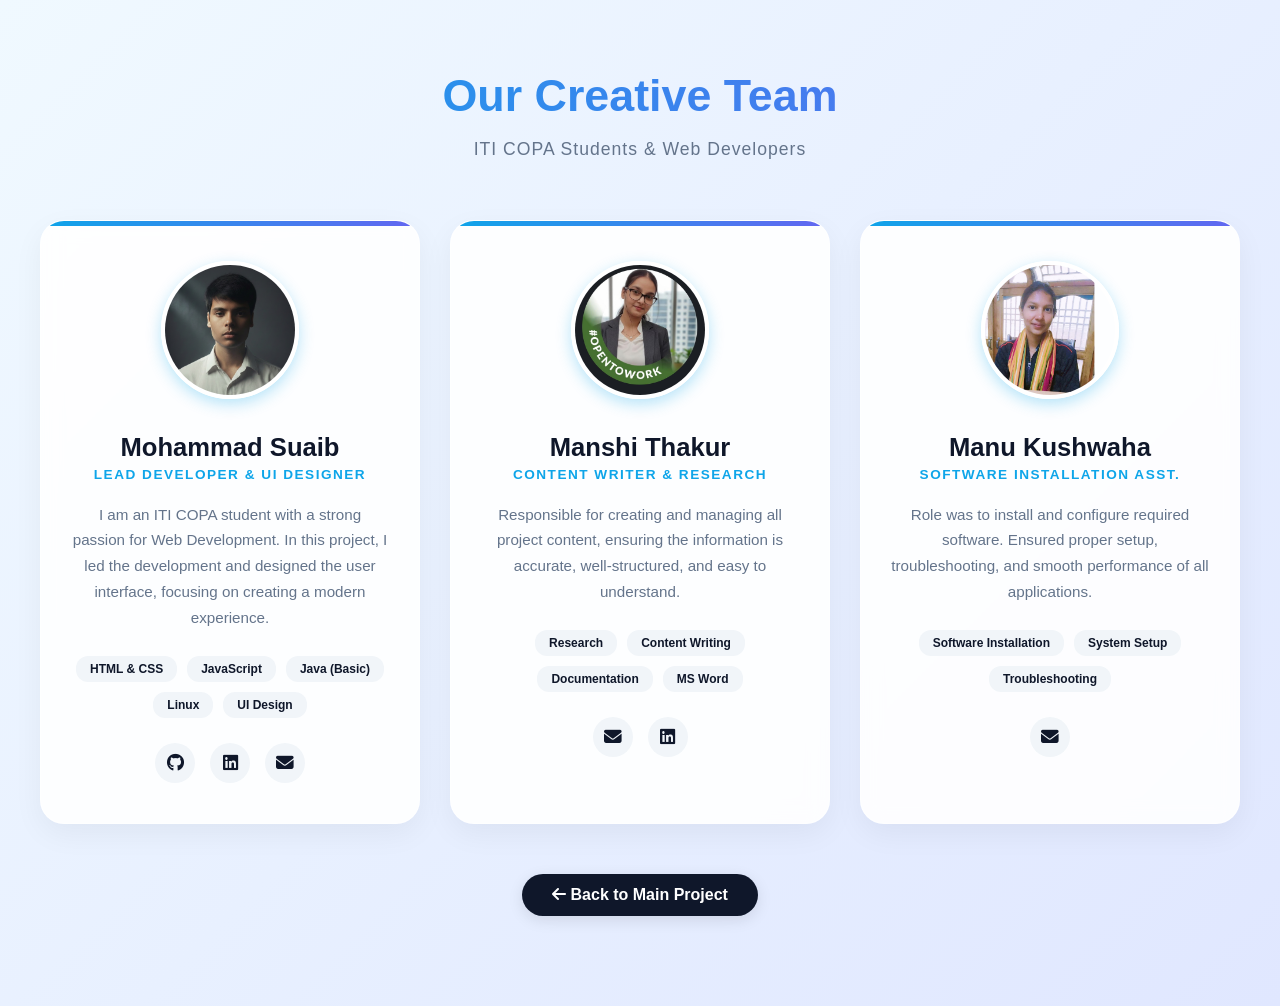
<file: about.html>
<!DOCTYPE html>
<html lang="en">
<head>
    <meta charset="UTF-8">
    <meta name="viewport" content="width=device-width, initial-scale=1.0">
    <title>Our Team | ITI COPA Project</title>
    <link rel="stylesheet" href="https://cdnjs.cloudflare.com/ajax/libs/font-awesome/6.4.0/css/all.min.css">
    <style>
        :root {
            --primary: #0ea5e9;
            --secondary: #6366f1;
            --dark: #0f172a;
            --text-main: #1e293b;
            --text-muted: #64748b;
            --white: #ffffff;
        }

        body {
            font-family: 'Poppins', sans-serif;
            background: linear-gradient(135deg, #f0f9ff 0%, #e0e7ff 100%);
            margin: 0;
            padding: 40px 20px;
            color: var(--text-main);
            min-height: 100vh;
        }

        .header-section {
            text-align: center;
            margin-bottom: 60px;
        }

        .header-section h1 {
            font-size: 2.8rem;
            background: linear-gradient(to right, var(--primary), var(--secondary));
            -webkit-background-clip: text;
            -webkit-text-fill-color: transparent;
            margin-bottom: 10px;
            font-weight: 800;
        }

        .header-section p {
            color: var(--text-muted);
            font-size: 1.1rem;
            letter-spacing: 1px;
        }

        /* Team Grid Layout */
        .team-grid {
            display: grid;
            grid-template-columns: repeat(auto-fit, minmax(320px, 1fr));
            gap: 30px;
            max-width: 1200px;
            margin: 0 auto;
        }

        .member-card {
            background: rgba(255, 255, 255, 0.9);
            backdrop-filter: blur(10px);
            border-radius: 24px;
            padding: 40px 30px;
            text-align: center;
            box-shadow: 0 10px 30px rgba(0, 0, 0, 0.05);
            transition: all 0.4s cubic-bezier(0.175, 0.885, 0.32, 1.275);
            border: 1px solid rgba(255, 255, 255, 0.5);
            position: relative;
            overflow: hidden;
        }

        .member-card::before {
            content: '';
            position: absolute;
            top: 0;
            left: 0;
            width: 100%;
            height: 5px;
            background: linear-gradient(to right, var(--primary), var(--secondary));
        }

        .member-card:hover {
            transform: translateY(-12px);
            box-shadow: 0 20px 40px rgba(0, 0, 0, 0.1);
            background: var(--white);
        }

        .member-card img {
            width: 130px;
            height: 130px;
            border-radius: 50%;
            object-fit: cover;
            border: 4px solid var(--white);
            box-shadow: 0 5px 15px rgba(14, 165, 233, 0.3);
            margin-bottom: 20px;
            transition: 0.3s;
        }

        .member-card:hover img {
            transform: scale(1.05);
            border-color: var(--primary);
        }

        .member-card h2 {
            margin: 10px 0 5px;
            font-size: 1.6rem;
            color: var(--dark);
        }

        .role {
            color: var(--primary);
            font-weight: 700;
            font-size: 0.85rem;
            text-transform: uppercase;
            letter-spacing: 1.5px;
            margin-bottom: 20px;
            display: block;
        }

        .bio {
            font-size: 0.95rem;
            color: var(--text-muted);
            line-height: 1.7;
            margin-bottom: 25px;
            min-height: 90px;
        }

        .skills-tags {
            display: flex;
            flex-wrap: wrap;
            justify-content: center;
            gap: 10px;
            margin-bottom: 25px;
        }

        .tag {
            background: #f1f5f9;
            color: var(--dark);
            padding: 6px 14px;
            border-radius: 12px;
            font-size: 0.75rem;
            font-weight: 600;
            transition: 0.3s;
        }

        .member-card:hover .tag {
            background: var(--primary);
            color: var(--white);
        }

        .social-icons {
            display: flex;
            justify-content: center;
            gap: 15px;
        }

        .social-icons a {
            width: 40px;
            height: 40px;
            line-height: 40px;
            background: #f1f5f9;
            border-radius: 50%;
            color: var(--dark);
            font-size: 1.1rem;
            transition: 0.3s;
        }

        .social-icons a:hover {
            background: var(--dark);
            color: var(--white);
            transform: rotate(360deg);
        }

        .back-btn {
            display: inline-block;
            margin: 50px auto;
            text-decoration: none;
            color: var(--white);
            background: var(--dark);
            padding: 12px 30px;
            border-radius: 50px;
            font-weight: 600;
            transition: 0.3s;
            box-shadow: 0 4px 15px rgba(0,0,0,0.1);
        }

        .back-btn:hover {
            transform: scale(1.05);
            background: var(--primary);
        }

        .container-btn {
            text-align: center;
        }

        @media (max-width: 768px) {
            .team-grid { grid-template-columns: 1fr; }
            .header-section h1 { font-size: 2rem; }
        }
    </style>
</head>
<body>

    <div class="header-section">
        <h1>Our Creative Team</h1>
        <p>ITI COPA Students & Web Developers</p>
    </div>

    <div class="team-grid">
        
        <div class="member-card">
            <img src="Images/My.png" alt="Mohammad Suaib">
            <h2>Mohammad Suaib</h2>
            <span class="role">Lead Developer & UI Designer</span>
            <p class="bio">
                I am an ITI COPA student with a strong passion for Web Development. 
                In this project, I led the development and designed the user interface, focusing on creating a modern experience.
            </p>
            <div class="skills-tags">
                <span class="tag">HTML & CSS</span>
                <span class="tag">JavaScript</span>
                <span class="tag">Java (Basic)</span>
                <span class="tag">Linux</span>
                <span class="tag">UI Design</span>
            </div>
            <div class="social-icons">
                <a href="https://github.com/MohammadSuaib786" target="_blank"><i class="fab fa-github"></i></a>
                <a href="https://www.linkedin.com/in/mohammad-sueb-b97514324?utm_source=share_via&utm_content=profile&utm_medium=member_android" target="_blank"><i class="fab fa-linkedin"></i></a>
                <a href="mailto:mohammadsuaib7860@gmail.com"><i class="fas fa-envelope"></i></a>
            </div>
        </div>

        <div class="member-card">
            <img src="Images/mashi.png" alt="Manshi Thakur">
            <h2>Manshi Thakur</h2>
            <span class="role">Content Writer & Research</span>
            <p class="bio">
                Responsible for creating and managing all project content, ensuring the information is accurate, well-structured, and easy to understand.
            </p>
            <div class="skills-tags">
                <span class="tag">Research</span>
                <span class="tag">Content Writing</span>
                <span class="tag">Documentation</span>
                <span class="tag">MS Word</span>
            </div>
            <div class="social-icons">
                <a href="mailto:mashithakur4205@gmail.com"><i class="fas fa-envelope"></i></a>
                <a href="https://www.linkedin.com/in/manshi-thakur-554734274" target="_blank"><i class="fab fa-linkedin"></i></a>
            </div>
        </div>

        <div class="member-card">
            <img src="Images/manu.png" alt="Manu Kushwaha">
            <h2>Manu Kushwaha</h2>
            <span class="role">Software Installation Asst.</span>
            <p class="bio">
                Role was to install and configure required software. Ensured proper setup, troubleshooting, and smooth performance of all applications.
            </p>
            <div class="skills-tags">
                <span class="tag">Software Installation</span>
                <span class="tag">System Setup</span>
                <span class="tag">Troubleshooting</span>
            </div>
            <div class="social-icons">
                <a href="mailto:Pundirmanu84@gmail.com"><i class="fas fa-envelope"></i></a>
            </div> 
        </div>

    </div>

    <div class="container-btn">
        <a href="index.html" class="back-btn"><i class="fas fa-arrow-left"></i> Back to Main Project</a>
    </div>

</body>
</html>
</file>
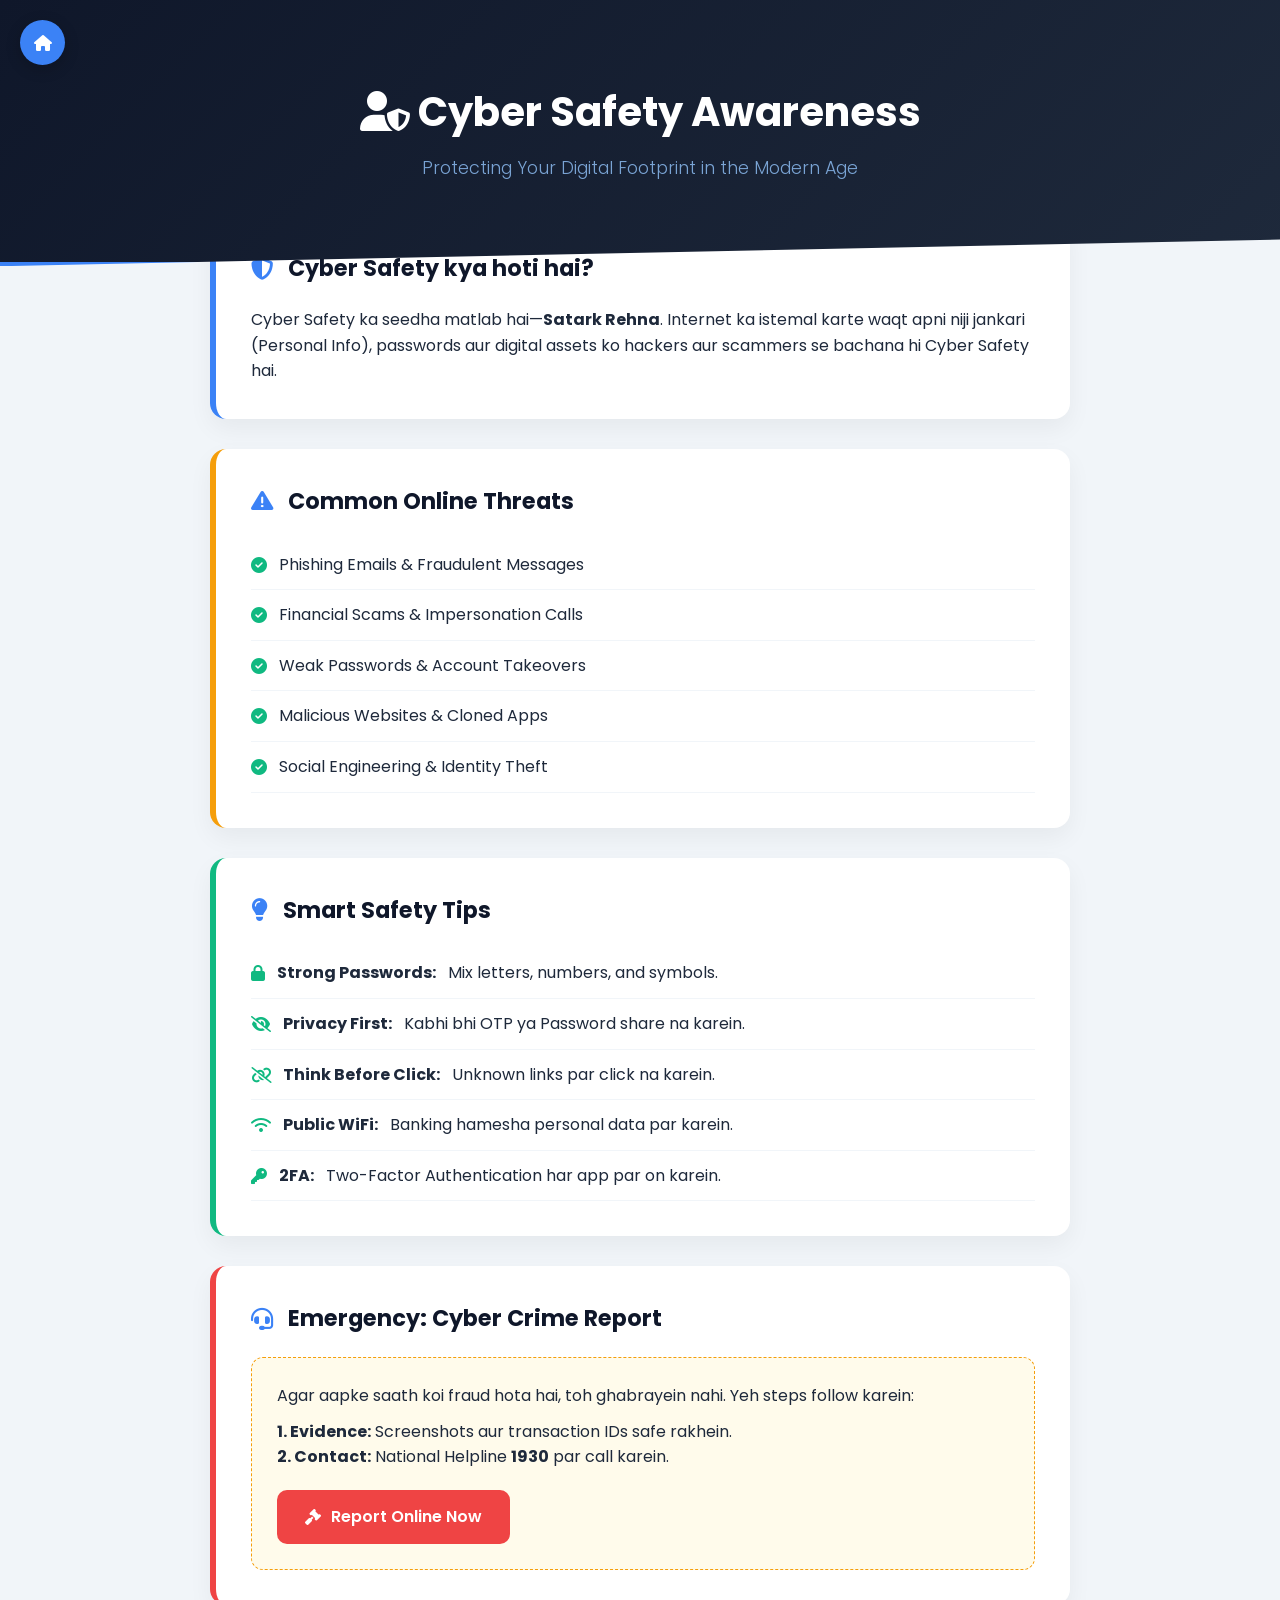
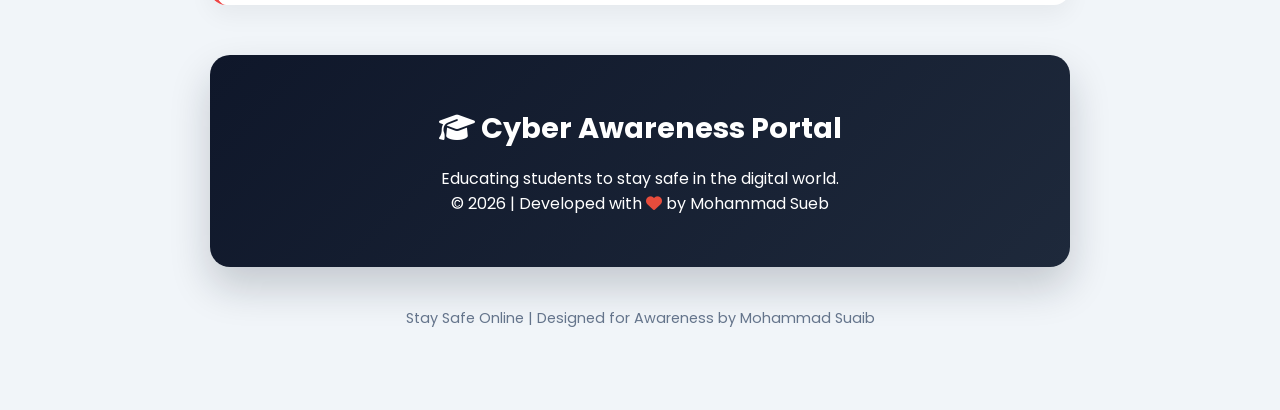
<file: Cyber.html>
<!DOCTYPE html>
<html lang="en">
<head>
  <meta charset="UTF-8">
  <meta name="viewport" content="width=device-width, initial-scale=1.0">
  <title>Cyber Safety Awareness | Secure Your Digital Life</title>
  <link href="https://fonts.googleapis.com/css2?family=Poppins:wght@300;400;600;700&display=swap" rel="stylesheet">
  <link href="https://cdnjs.cloudflare.com/ajax/libs/font-awesome/6.4.0/css/all.min.css" rel="stylesheet">
  <style>
    :root {
      --primary: #0f172a;    
      --secondary: #3b82f6;  
      --accent: #10b981;     
      --warning: #f59e0b;    
      --danger: #ef4444;     
      --bg: #f1f5f9;         
      --text: #1e293b;
      --white: #ffffff;
    }

    * { margin: 0; padding: 0; box-sizing: border-box; }

    body {
      font-family: 'Poppins', sans-serif;
      background: var(--bg);
      color: var(--text);
      line-height: 1.6;
    }

    /* Floating Home Button */
    .home-btn {
      position: fixed; top: 20px; left: 20px; background: var(--secondary);
      color: var(--white); width: 45px; height: 45px; border-radius: 50%;
      display: flex; justify-content: center; align-items: center;
      text-decoration: none; box-shadow: 0 4px 15px rgba(0,0,0,0.2); z-index: 1000; transition: 0.3s;
    }
    .home-btn:hover { transform: scale(1.1); background: var(--primary); }

    header {
      background: linear-gradient(135deg, var(--primary) 0%, #1e293b 100%);
      color: white;
      padding: 80px 20px;
      text-align: center;
      position: relative;
      clip-path: polygon(0 0, 100% 0, 100% 90%, 0% 100%);
      border-bottom: 4px solid var(--secondary);
    }

    header h1 { font-size: 2.5rem; margin-bottom: 10px; font-weight: 700; }
    header p { opacity: 0.8; font-weight: 300; font-size: 1.1rem; color: #93c5fd; }

    .container {
      max-width: 900px;
      margin: -50px auto 40px;
      padding: 0 20px;
    }

    section {
      background: var(--white);
      padding: 35px;
      margin-bottom: 30px;
      border-radius: 16px;
      box-shadow: 0 10px 25px rgba(0,0,0,0.05);
      border-left: 6px solid var(--secondary);
      transition: 0.3s ease;
    }

    section:hover { transform: translateY(-5px); box-shadow: 0 15px 35px rgba(0,0,0,0.1); }

    h2 {
      color: var(--primary);
      margin-bottom: 20px;
      display: flex;
      align-items: center;
      gap: 15px;
      font-size: 1.4rem;
    }

    h2 i { color: var(--secondary); }

    ul { list-style: none; }

    ul li {
      padding: 12px 0;
      border-bottom: 1px solid #f1f5f9;
      display: flex;
      align-items: flex-start;
      gap: 12px;
    }

    ul li i { color: var(--accent); margin-top: 5px; }

    .alert {
      background: #fffbeb;
      padding: 25px;
      border-radius: 12px;
      border: 1px dashed var(--warning);
      margin-top: 20px;
    }

    .btn-report {
      display: inline-flex;
      align-items: center;
      gap: 10px;
      background: var(--danger);
      color: white;
      text-decoration: none;
      padding: 14px 28px;
      border-radius: 10px;
      font-weight: 600;
      margin-top: 20px;
      transition: 0.3s;
    }

    .btn-report:hover {
      background: #b91c1c;
      box-shadow: 0 8px 20px rgba(239, 68, 68, 0.3);
    }

    .contact-box {
      text-align: center;
      background: linear-gradient(135deg, var(--primary), #1e293b);
      color: white;
      padding: 50px 30px;
      border-radius: 20px;
      margin-top: 50px;
      box-shadow: 0 20px 40px rgba(15, 23, 42, 0.2);
    }

    .contact-box h3 { font-size: 1.8rem; margin-bottom: 15px; }

    footer {
      text-align: center;
      padding: 40px;
      font-size: 0.9rem;
      color: #64748b;
    }

    /* Responsive */
    @media (max-width: 600px) {
      header h1 { font-size: 1.8rem; }
      .container { margin-top: -30px; }
      section { padding: 25px; }
    }
  </style>
</head>
<body>

<a href="index.html" class="home-btn" title="Back to Home">
  <i class="fa-solid fa-house"></i>
</a>

<header>
  <h1><i class="fa-solid fa-user-shield"></i> Cyber Safety Awareness</h1>
  <p>Protecting Your Digital Footprint in the Modern Age</p>
</header>

<div class="container">
  <section>
    <h2><i class="fa-solid fa-shield-halved"></i> Cyber Safety kya hoti hai?</h2>
    <p>Cyber Safety ka seedha matlab hai—<strong>Satark Rehna</strong>. Internet ka istemal karte waqt apni niji jankari (Personal Info), passwords aur digital assets ko hackers aur scammers se bachana hi Cyber Safety hai.</p>
  </section>

  <section style="border-left-color: var(--warning);">
    <h2><i class="fa-solid fa-triangle-exclamation"></i> Common Online Threats</h2>
    <ul>
      <li><i class="fa-solid fa-circle-check"></i> Phishing Emails & Fraudulent Messages</li>
      <li><i class="fa-solid fa-circle-check"></i> Financial Scams & Impersonation Calls</li>
      <li><i class="fa-solid fa-circle-check"></i> Weak Passwords & Account Takeovers</li>
      <li><i class="fa-solid fa-circle-check"></i> Malicious Websites & Cloned Apps</li>
      <li><i class="fa-solid fa-circle-check"></i> Social Engineering & Identity Theft</li>
    </ul>
  </section>

  <section style="border-left-color: var(--accent);">
    <h2><i class="fa-solid fa-lightbulb"></i> Smart Safety Tips</h2>
    <ul>
      <li><i class="fa-solid fa-lock"></i> <strong>Strong Passwords:</strong> Mix letters, numbers, and symbols.</li>
      <li><i class="fa-solid fa-eye-slash"></i> <strong>Privacy First:</strong> Kabhi bhi OTP ya Password share na karein.</li>
      <li><i class="fa-solid fa-link-slash"></i> <strong>Think Before Click:</strong> Unknown links par click na karein.</li>
      <li><i class="fa-solid fa-wifi"></i> <strong>Public WiFi:</strong> Banking hamesha personal data par karein.</li>
      <li><i class="fa-solid fa-key"></i> <strong>2FA:</strong> Two-Factor Authentication har app par on karein.</li>
    </ul>
  </section>

  <section style="border-left-color: var(--danger);">
    <h2><i class="fa-solid fa-headset"></i> Emergency: Cyber Crime Report</h2>
    <div class="alert">
      <p style="margin-bottom: 10px;">Agar aapke saath koi fraud hota hai, toh ghabrayein nahi. Yeh steps follow karein:</p>
      <p><strong>1. Evidence:</strong> Screenshots aur transaction IDs safe rakhein.</p>
      <p><strong>2. Contact:</strong> National Helpline <b>1930</b> par call karein.</p>
      <a href="https://cybercrime.gov.in" class="btn-report" target="_blank">
        <i class="fa-solid fa-gavel"></i> Report Online Now
      </a>
    </div>
  </section>

  <div class="contact-box">
    <h3><i class="fa-solid fa-graduation-cap"></i> Cyber Awareness Portal</h3>
    <p>Educating students to stay safe in the digital world.</p>
    <p>&copy; 2026 | Developed with <i class="fa-solid fa-heart" style="color: #e74c3c;"></i> by Mohammad Sueb</p>
  </div>

  <footer>
    <p>Stay Safe Online | Designed for Awareness by Mohammad Suaib</p>
  </footer>
</div>

</body>
</html>
</file>
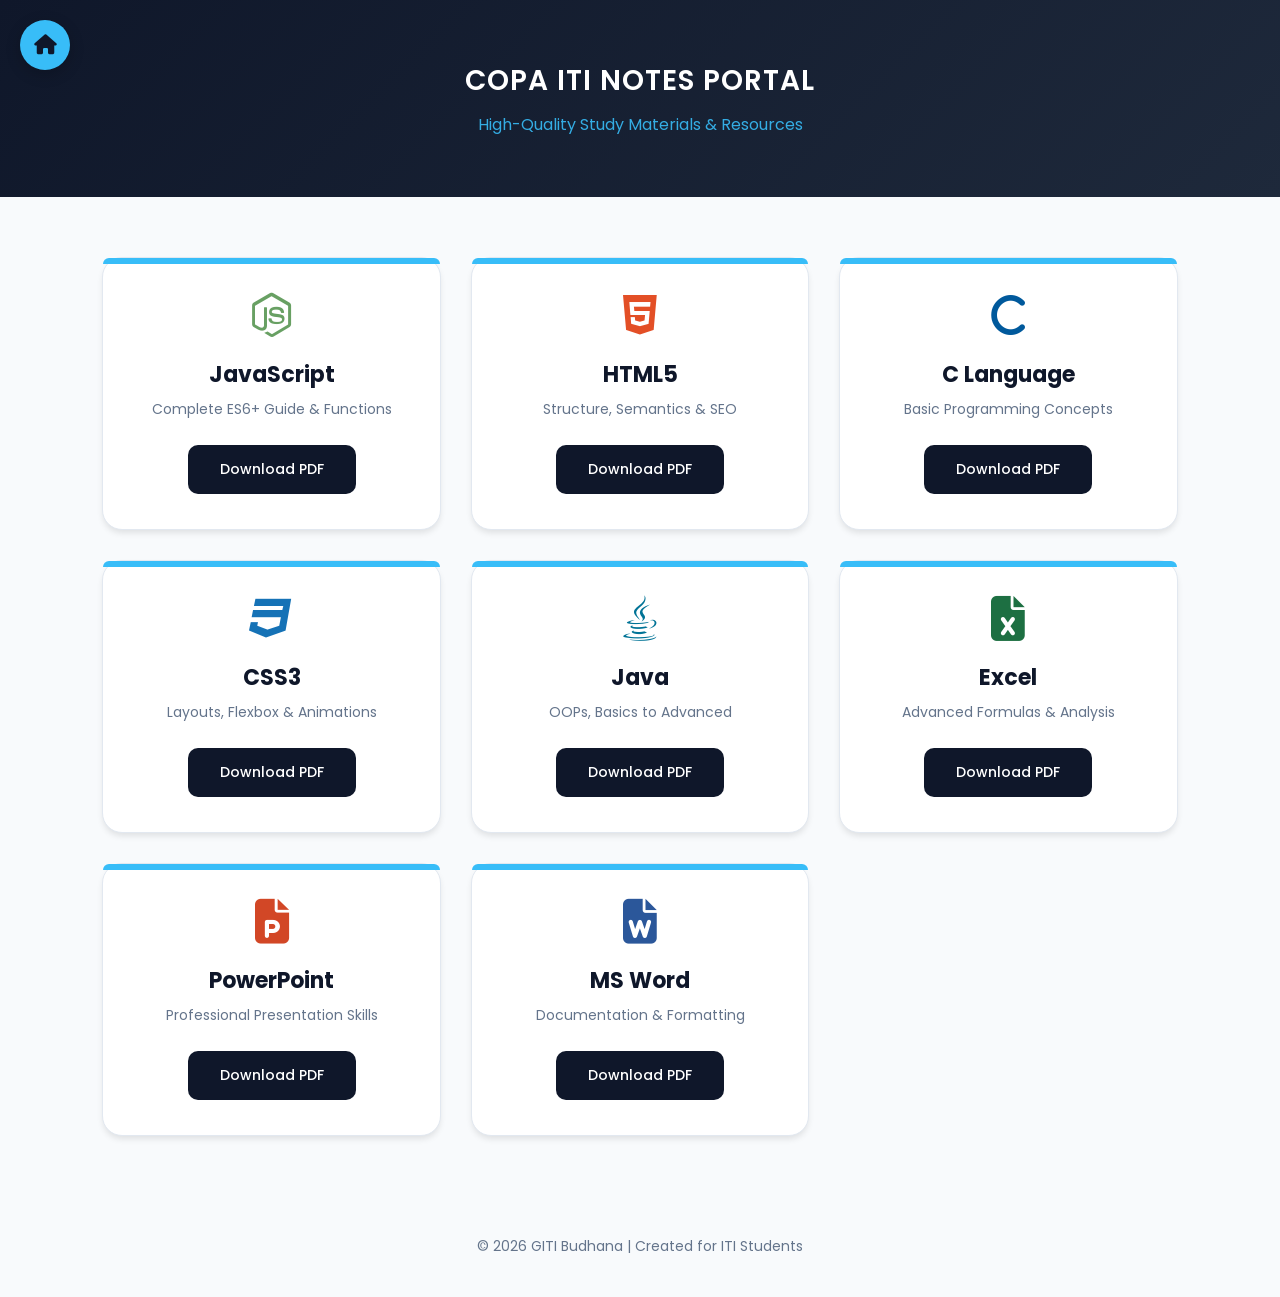
<file: note.html>
<!DOCTYPE html>
<html lang="en">
<head>
    <meta charset="UTF-8">
    <meta name="viewport" content="width=device-width, initial-scale=1.0">
    <title>Professional Notes Dashboard | GITI Budhana</title>
    <link href="https://fonts.googleapis.com/css2?family=Poppins:wght@300;500;600&display=swap" rel="stylesheet">
    <link href="https://cdnjs.cloudflare.com/ajax/libs/font-awesome/6.4.0/css/all.min.css" rel="stylesheet">
    
    <style>
        * {
            margin: 0;
            padding: 0;
            box-sizing: border-box;
            font-family: 'Poppins', sans-serif;
        }

        body {
            background: #f8fafc;
            color: #333;
        }

        /* --- Header Section --- */
        header {
            background: linear-gradient(135deg, #0f172a 0%, #1e293b 100%);
            color: white;
            text-align: center;
            padding: 60px 20px;
            position: relative;
            overflow: hidden;
        }

        header h1 {
            font-size: 28px;
            font-weight: 600;
            letter-spacing: 1px;
            text-transform: uppercase;
            margin-bottom: 10px;
        }

        header p {
            opacity: 0.9;
            font-size: 16px;
            color: #38bdf8;
        }

        /* --- Floating Home Button --- */
        .home-btn {
            position: fixed;
            top: 20px;
            left: 20px;
            background: #38bdf8;
            color: #0f172a;
            width: 50px;
            height: 50px;
            border-radius: 50%;
            display: flex;
            justify-content: center;
            align-items: center;
            text-decoration: none;
            box-shadow: 0 4px 15px rgba(0,0,0,0.2);
            z-index: 1000;
            transition: all 0.3s ease;
        }

        .home-btn:hover {
            transform: scale(1.1);
            background: #ffffff;
        }

        .home-btn i {
            font-size: 20px;
        }

        /* --- Grid Container --- */
        .container {
            display: grid;
            grid-template-columns: repeat(auto-fit, minmax(280px, 1fr));
            gap: 30px;
            padding: 60px 8%;
            max-width: 1300px;
            margin: 0 auto;
        }

        /* --- Modern Card Design --- */
        .card {
            background: #ffffff;
            border-radius: 20px;
            padding: 35px 25px;
            text-align: center;
            transition: all 0.4s cubic-bezier(0.175, 0.885, 0.32, 1.275);
            border: 1px solid #e2e8f0;
            position: relative;
            box-shadow: 0 4px 6px -1px rgba(0, 0, 0, 0.1);
        }

        .card:hover {
            transform: translateY(-12px);
            box-shadow: 0 20px 25px -5px rgba(0, 0, 0, 0.1);
            border-color: #38bdf8;
        }

        .card i {
            font-size: 45px;
            margin-bottom: 20px;
            display: block;
            transition: transform 0.3s ease;
        }

        .card:hover i {
            transform: scale(1.1);
        }

        /* Brand Colors for Icons */
        .fa-node-js { color: #68a063; }
        .fa-html5 { color: #e34f26; }
        .fa-c { color: #00599c; }
        .fa-css3 { color: #1572b6; }
        .fa-java { color: #007396; }
        .fa-file-excel { color: #1d6f42; }
        .fa-file-powerpoint { color: #d24726; }
        .fa-file-word { color: #2b579a; }

        .card h2 {
            font-size: 22px;
            margin-bottom: 8px;
            color: #0f172a;
        }

        .card p {
            font-size: 14px;
            color: #64748b;
            margin-bottom: 25px;
        }

        /* Animated Download Button */
        .btn-download {
            display: inline-block;
            background: #0f172a;
            color: white;
            padding: 12px 30px;
            text-decoration: none;
            border-radius: 10px;
            font-weight: 500;
            font-size: 14px;
            transition: all 0.3s ease;
            border: 2px solid transparent;
        }

        .btn-download:hover {
            background: transparent;
            color: #0f172a;
            border-color: #0f172a;
        }

        /* Top Border Accent */
        .card::before {
            content: '';
            position: absolute;
            top: 0;
            left: 0;
            width: 100%;
            height: 6px;
            background: #38bdf8;
            border-radius: 20px 20px 0 0;
        }

        /* Footer */
        footer {
            text-align: center;
            padding: 40px;
            color: #64748b;
            font-size: 14px;
        }

        /* Responsive adjustments */
        @media (max-width: 600px) {
            .container { padding: 40px 5%; }
            header h1 { font-size: 22px; }
            .home-btn { top: 15px; left: 15px; width: 40px; height: 40px; }
        }
    </style>
</head>
<body>

<a href="index.html" class="home-btn" title="Go to Home">
    <i class="fa-solid fa-house"></i>
</a>

<header>
    <h1>COPA ITI Notes Portal</h1>
    <p>High-Quality Study Materials & Resources</p>
</header>

<div class="container">
    <div class="card">
        <i class="fa-brands fa-node-js"></i>
        <h2>JavaScript</h2>
        <p>Complete ES6+ Guide & Functions</p>
        <a href="Pdfs/javascript.PDF" class="btn-download">Download PDF</a>
    </div>

    <div class="card">
        <i class="fa-brands fa-html5"></i>
        <h2>HTML5</h2>
        <p>Structure, Semantics & SEO</p>
        <a href="Pdfs/html.pdf" class="btn-download">Download PDF</a>
    </div>

    <div class="card">
        <i class="fa-solid fa-c"></i>
        <h2>C Language</h2>
        <p>Basic Programming Concepts</p>
        <a href="#" class="btn-download">Download PDF</a>
    </div>

    <div class="card">
        <i class="fa-brands fa-css3"></i>
        <h2>CSS3</h2>
        <p>Layouts, Flexbox & Animations</p>
        <a href="Pdfs/css.PDF" class="btn-download">Download PDF</a>
    </div>

    <div class="card">
        <i class="fa-brands fa-java"></i>
        <h2>Java</h2>
        <p>OOPs, Basics to Advanced</p>
        <a href="Pdfs/Javanote.PDF" class="btn-download">Download PDF</a>
    </div>

    <div class="card">
        <i class="fa-solid fa-file-excel"></i>
        <h2>Excel</h2>
        <p>Advanced Formulas & Analysis</p>
        <a href="Pdfs/excel.PDF" class="btn-download">Download PDF</a>
    </div>

    <div class="card">
        <i class="fa-solid fa-file-powerpoint"></i>
        <h2>PowerPoint</h2>
        <p>Professional Presentation Skills</p>
        <a href="Pdfs/powerpoint.PDF" class="btn-download">Download PDF</a>
    </div>

    <div class="card">
        <i class="fa-solid fa-file-word"></i>
        <h2>MS Word</h2>
        <p>Documentation & Formatting</p>
        <a href="Pdfs/MsWord.PDF" class="btn-download">Download PDF</a>
    </div>
</div>

<footer>
    <p>&copy; 2026 GITI Budhana | Created for ITI Students</p>
</footer>

</body>
</html>
</file>
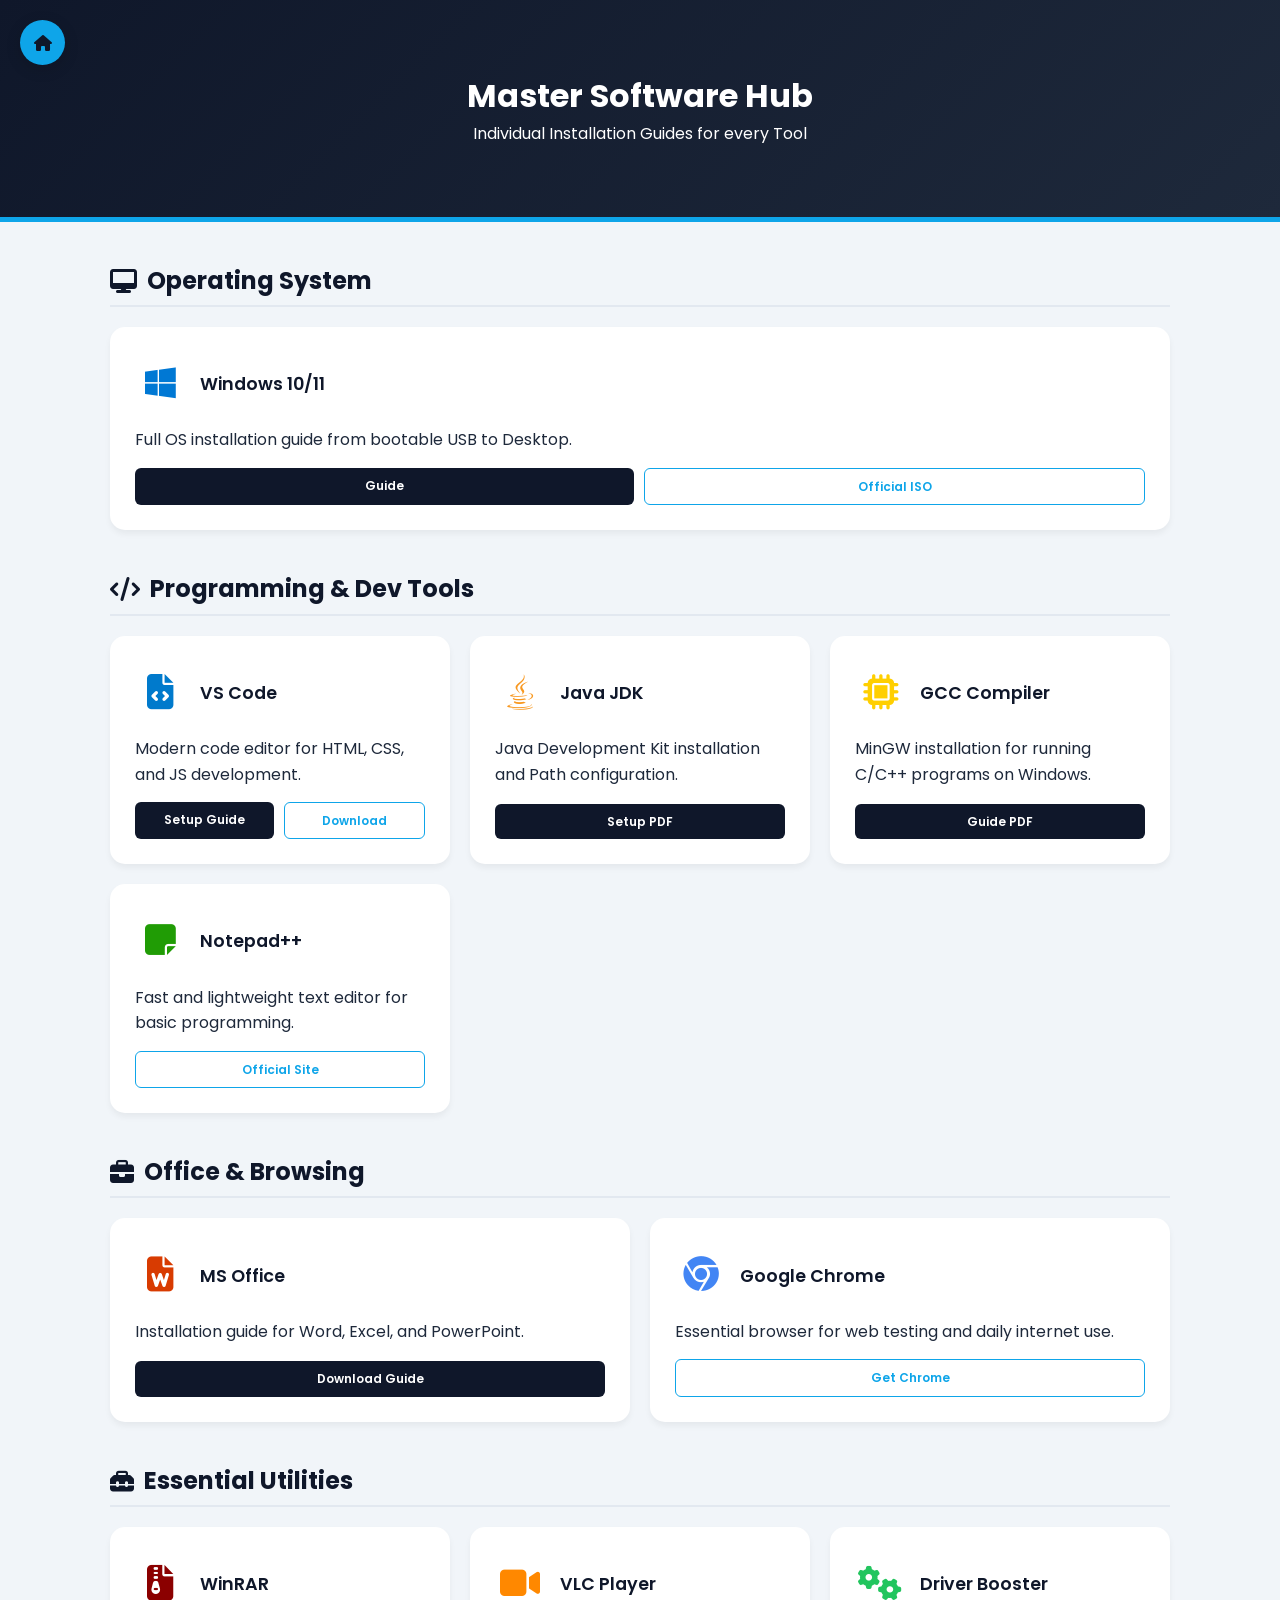
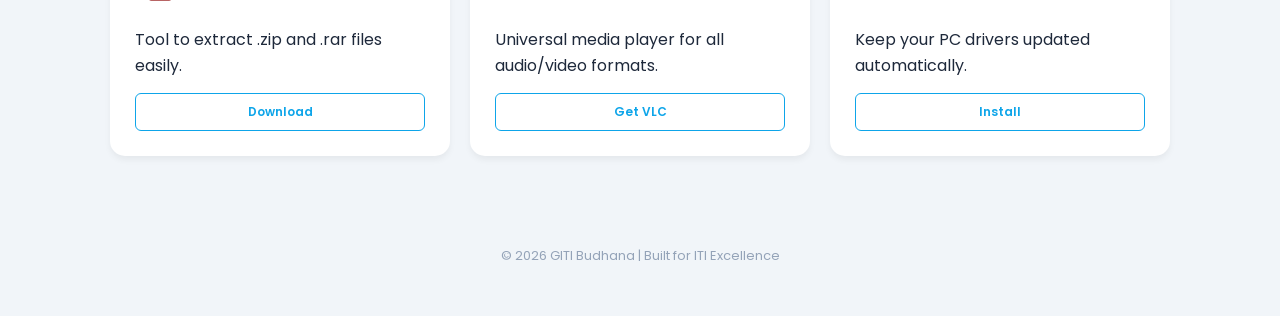
<file: Software.html>
<!DOCTYPE html>
<html lang="en">
<head>
    <meta charset="UTF-8">
    <meta name="viewport" content="width=device-width, initial-scale=1.0">
    <title>Software & Windows Guide | ITI Portal</title>
    <link href="https://fonts.googleapis.com/css2?family=Poppins:wght@400;600;700&display=swap" rel="stylesheet">
    <link href="https://cdnjs.cloudflare.com/ajax/libs/font-awesome/6.4.0/css/all.min.css" rel="stylesheet">

    <style>
        :root {
            --primary: #0ea5e9;
            --dark: #0f172a;
            --bg-body: #f1f5f9;
            --white: #ffffff;
            --accent: #6366f1;
        }

        * { margin: 0; padding: 0; box-sizing: border-box; font-family: 'Poppins', sans-serif; }
        body { background: var(--bg-body); color: #1e293b; line-height: 1.6; }

        .home-btn {
            position: fixed; top: 20px; left: 20px; background: var(--primary);
            color: var(--dark); width: 45px; height: 45px; border-radius: 50%;
            display: flex; justify-content: center; align-items: center;
            text-decoration: none; box-shadow: 0 4px 15px rgba(0,0,0,0.15); z-index: 1000; transition: 0.3s;
        }
        .home-btn:hover { transform: scale(1.1); background: var(--white); }

        header {
            background: linear-gradient(135deg, #0f172a 0%, #1e293b 100%);
            color: white; padding: 70px 20px; text-align: center; border-bottom: 5px solid var(--primary);
        }

        .container { max-width: 1100px; margin: 40px auto; padding: 0 20px; }
        
        .section-title { 
            margin: 40px 0 20px; font-size: 1.5rem; color: var(--dark); 
            display: flex; align-items: center; gap: 10px; border-bottom: 2px solid #e2e8f0; padding-bottom: 5px;
        }

        .software-grid {
            display: grid;
            grid-template-columns: repeat(auto-fit, minmax(280px, 1fr));
            gap: 20px;
        }

        .software-box {
            background: var(--white); padding: 25px; 
            border-radius: 15px; box-shadow: 0 4px 6px rgba(0,0,0,0.05);
            display: flex; flex-direction: column; transition: 0.3s;
            border-top: 4px solid transparent;
        }
        .software-box:hover { transform: translateY(-5px); border-top-color: var(--primary); box-shadow: 0 10px 20px rgba(0,0,0,0.1); }

        .box-header { display: flex; align-items: center; gap: 15px; margin-bottom: 15px; }
        .box-icon { font-size: 2.2rem; min-width: 50px; text-align: center; }

        /* Custom Colors */
        .win-icon { color: #0078d4; }
        .vscode-icon { color: #007acc; }
        .java-icon { color: #f89820; }
        .gcc-icon { color: #ffcf00; }
        .note-icon { color: #209c05; }
        .office-icon { color: #d83b01; }
        .chrome-icon { color: #4285f4; }
        .rar-icon { color: #8b0000; }
        .vlc-icon { color: #ff8800; }
        .driver-icon { color: #22c55e; }

        .box-content h3 { font-size: 1.1rem; color: var(--dark); font-weight: 600; }
        .box-content p { font-size: 0.85rem; color: #64748b; margin-top: 5px; }

        .btn-group { display: flex; gap: 10px; margin-top: auto; padding-top: 15px; }
        .btn {
            padding: 8px 12px; border-radius: 6px; text-decoration: none;
            font-size: 12px; font-weight: 600; transition: 0.3s; flex: 1; text-align: center;
        }
        .btn-dl { background: var(--dark); color: white; }
        .btn-dl:hover { background: var(--primary); }
        .btn-view { border: 1.5px solid var(--primary); color: var(--primary); }
        .btn-view:hover { background: var(--primary); color: white; }

        footer { text-align: center; padding: 50px; color: #94a3b8; font-size: 13px; }

        @media (max-width: 600px) { .software-grid { grid-template-columns: 1fr; } }
    </style>
</head>
<body>

<a href="index.html" class="home-btn"><i class="fa-solid fa-house"></i></a>

<header>
    <h1>Master Software Hub</h1>
    <p>Individual Installation Guides for every Tool</p>
</header>

<div class="container">

    <h2 class="section-title"><i class="fa-solid fa-desktop"></i> Operating System</h2>
    <div class="software-grid">
        <div class="software-box">
            <div class="box-header">
                <div class="box-icon win-icon"><i class="fa-brands fa-windows"></i></div>
                <div class="box-content"><h3>Windows 10/11</h3></div>
            </div>
            <p>Full OS installation guide from bootable USB to Desktop.</p>
            <div class="btn-group">
                <a href="https://www.howtogeek.com/197559/how-to-install-windows-10-on-your-pc/" class="btn btn-dl">Guide</a>
                <a href="https://www.microsoft.com/software-download/" target="_blank" class="btn btn-view">Official ISO</a>
            </div>
        </div>
    </div>

    <h2 class="section-title"><i class="fa-solid fa-code"></i> Programming & Dev Tools</h2>
    <div class="software-grid">
        <div class="software-box">
            <div class="box-header">
                <div class="box-icon vscode-icon"><i class="fa-solid fa-file-code"></i></div>
                <div class="box-content"><h3>VS Code</h3></div>
            </div>
            <p>Modern code editor for HTML, CSS, and JS development.</p>
            <div class="btn-group">
                <a href="Pdfs/vscode.pdf" class="btn btn-dl">Setup Guide</a>
                <a href="https://code.visualstudio.com/" target="_blank" class="btn btn-view">Download</a>
            </div>
        </div>
        <div class="software-box">
            <div class="box-header">
                <div class="box-icon java-icon"><i class="fa-brands fa-java"></i></div>
                <div class="box-content"><h3>Java JDK</h3></div>
            </div>
            <p>Java Development Kit installation and Path configuration.</p>
            <div class="btn-group">
                <a href="Pdfs/jdk-install.pdf" class="btn btn-dl">Setup PDF</a>
            </div>
        </div>
        <div class="software-box">
            <div class="box-header">
                <div class="box-icon gcc-icon"><i class="fa-solid fa-microchip"></i></div>
                <div class="box-content"><h3>GCC Compiler</h3></div>
            </div>
            <p>MinGW installation for running C/C++ programs on Windows.</p>
            <div class="btn-group">
                <a href="Pdfs/gcc-guide.pdf" class="btn btn-dl">Guide PDF</a>
            </div>
        </div>
        <div class="software-box">
            <div class="box-header">
                <div class="box-icon note-icon"><i class="fa-solid fa-note-sticky"></i></div>
                <div class="box-content"><h3>Notepad++</h3></div>
            </div>
            <p>Fast and lightweight text editor for basic programming.</p>
            <div class="btn-group">
                <a href="https://notepad-plus-plus.org/downloads/" target="_blank" class="btn btn-view">Official Site</a>
            </div>
        </div>
    </div>

    <h2 class="section-title"><i class="fa-solid fa-briefcase"></i> Office & Browsing</h2>
    <div class="software-grid">
        <div class="software-box">
            <div class="box-header">
                <div class="box-icon office-icon"><i class="fa-solid fa-file-word"></i></div>
                <div class="box-content"><h3>MS Office</h3></div>
            </div>
            <p>Installation guide for Word, Excel, and PowerPoint.</p>
            <div class="btn-group">
                <a href="Pdfs/microsoftoffice.pdf" class="btn btn-dl">Download Guide</a>
            </div>
        </div>
        <div class="software-box">
            <div class="box-header">
                <div class="box-icon chrome-icon"><i class="fa-brands fa-chrome"></i></div>
                <div class="box-content"><h3>Google Chrome</h3></div>
            </div>
            <p>Essential browser for web testing and daily internet use.</p>
            <div class="btn-group">
                <a href="https://www.google.com/chrome/" target="_blank" class="btn btn-view">Get Chrome</a>
            </div>
        </div>
    </div>

    <h2 class="section-title"><i class="fa-solid fa-toolbox"></i> Essential Utilities</h2>
    <div class="software-grid">
        <div class="software-box">
            <div class="box-header">
                <div class="box-icon rar-icon"><i class="fa-solid fa-file-zipper"></i></div>
                <div class="box-content"><h3>WinRAR</h3></div>
            </div>
            <p>Tool to extract .zip and .rar files easily.</p>
            <div class="btn-group">
                <a href="https://www.win-rar.com/download.html" target="_blank" class="btn btn-view">Download</a>
            </div>
        </div>
        <div class="software-box">
            <div class="box-header">
                <div class="box-icon vlc-icon"><i class="fa-solid fa-video"></i></div>
                <div class="box-content"><h3>VLC Player</h3></div>
            </div>
            <p>Universal media player for all audio/video formats.</p>
            <div class="btn-group">
                <a href="https://www.videolan.org/" target="_blank" class="btn btn-view">Get VLC</a>
            </div>
        </div>
        <div class="software-box">
            <div class="box-header">
                <div class="box-icon driver-icon"><i class="fa-solid fa-gears"></i></div>
                <div class="box-content"><h3>Driver Booster</h3></div>
            </div>
            <p>Keep your PC drivers updated automatically.</p>
            <div class="btn-group">
                <a href="https://www.iobit.com/en/driver-booster.php" target="_blank" class="btn btn-view">Install</a>
            </div>
        </div>
    </div>

</div>

<footer>
    &copy; 2026 GITI Budhana | Built for ITI Excellence
</footer>

</body>
</html>
</file>
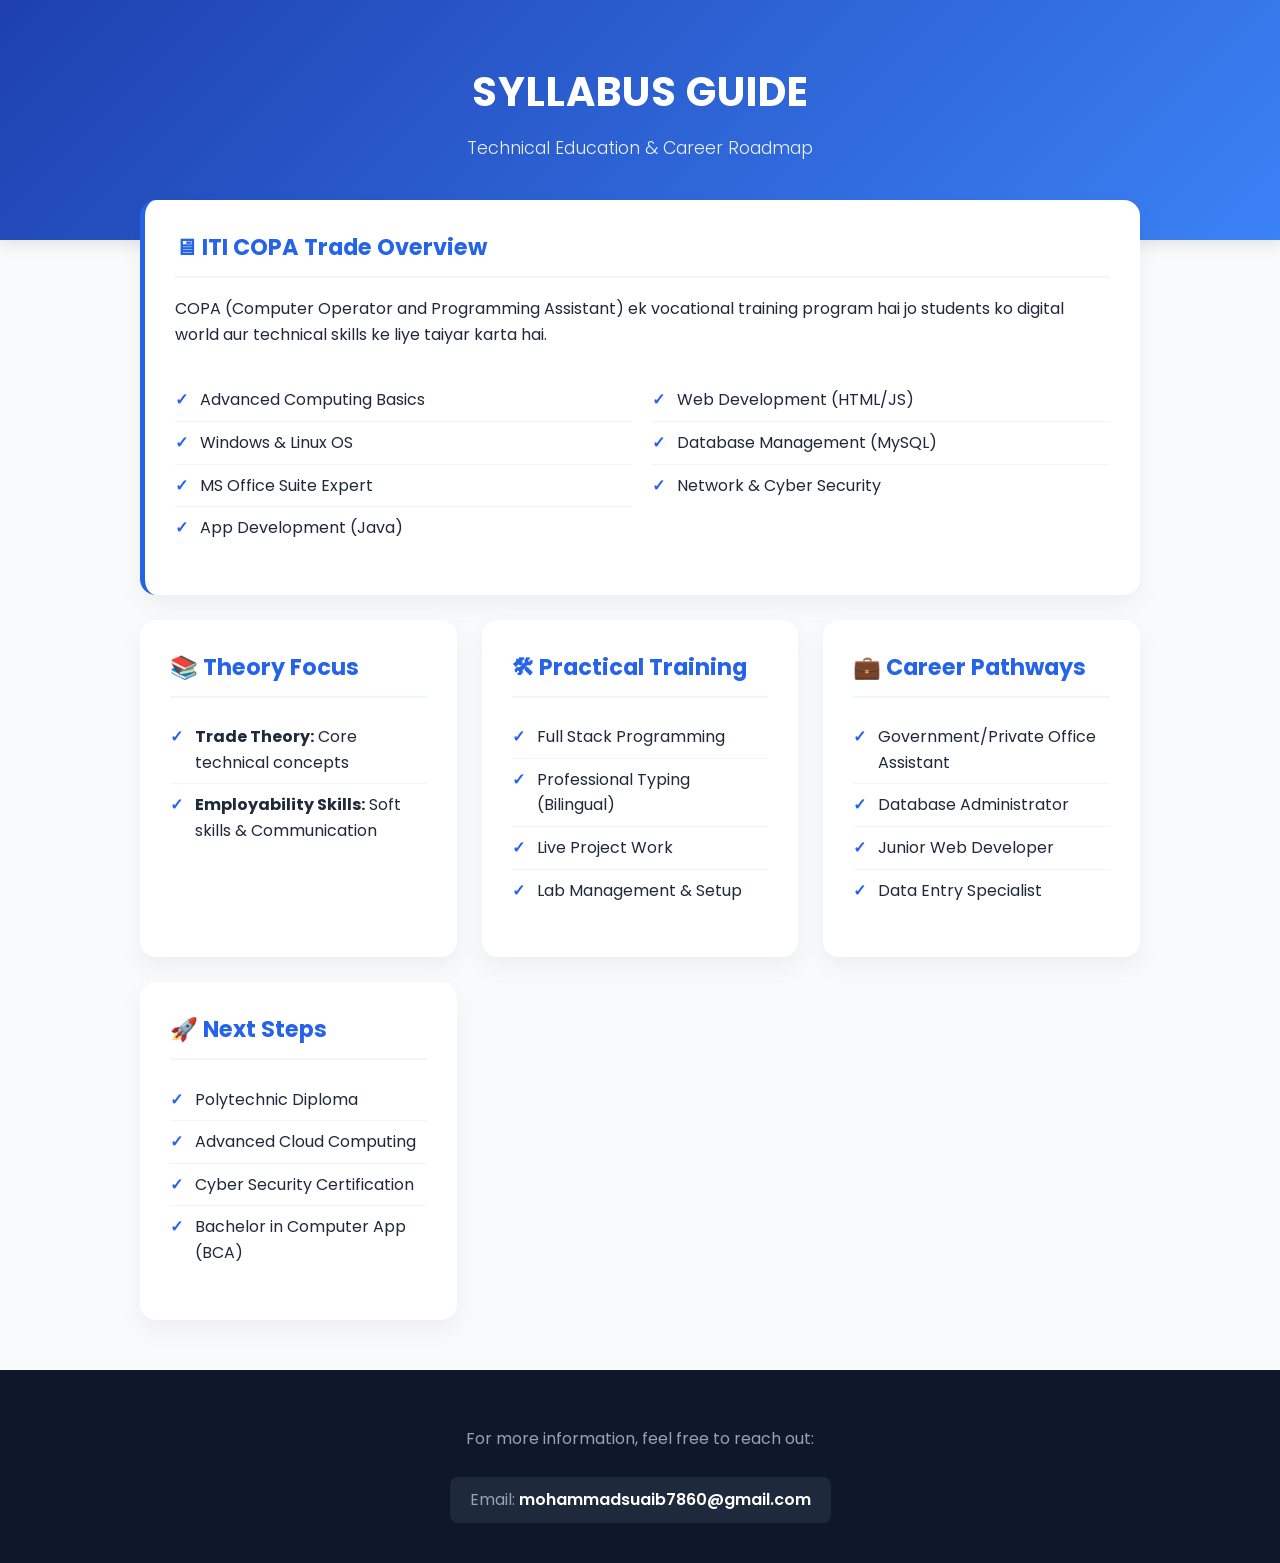
<file: Syllabus.html>
<!DOCTYPE html>
<html lang="hi">
<head>
  <meta charset="UTF-8">
  <meta name="viewport" content="width=device-width, initial-scale=1.0">
  <title>Syllabus Guide | ITI COPA Professional</title>
  
  <link href="https://fonts.googleapis.com/css2?family=Poppins:wght@300;400;600&family=Hind:wght@400;600&display=swap" rel="stylesheet">
  
  <style>
    :root {
      --primary: #2563eb;
      --secondary: #64748b;
      --accent: #3b82f6;
      --bg: #f8fafc;
      --text: #1e293b;
      --white: #ffffff;
    }

    body {
      margin: 0;
      font-family: 'Poppins', 'Hind', sans-serif;
      background-color: var(--bg);
      color: var(--text);
      line-height: 1.6;
    }

    /* Professional Header Gradient */
    header {
      background: linear-gradient(135deg, #1e40af 0%, #3b82f6 100%);
      color: var(--white);
      padding: 60px 20px;
      text-align: center;
      box-shadow: 0 4px 15px rgba(0,0,0,0.1);
    }

    header h1 {
      margin: 0;
      font-size: 2.5rem;
      letter-spacing: 1px;
      text-transform: uppercase;
    }

    header p {
      opacity: 0.9;
      font-weight: 300;
      font-size: 1.1rem;
      margin-top: 10px;
    }

    .container {
      max-width: 1000px;
      margin: -40px auto 40px;
      padding: 0 20px;
      display: grid;
      grid-template-columns: repeat(auto-fit, minmax(300px, 1fr));
      gap: 25px;
    }

    /* Professional Card Design */
    .card {
      background: var(--white);
      padding: 30px;
      border-radius: 16px;
      border: none;
      box-shadow: 0 10px 25px rgba(0,0,0,0.05);
      transition: transform 0.3s ease, box-shadow 0.3s ease;
    }

    .card:hover {
      transform: translateY(-5px);
      box-shadow: 0 15px 35px rgba(0,0,0,0.1);
    }

    /* Highlight first card to take full width */
    .card-full {
      grid-column: 1 / -1;
      border-left: 5px solid var(--primary);
    }

    h2 {
      color: var(--primary);
      font-size: 1.4rem;
      margin-top: 0;
      display: flex;
      align-items: center;
      gap: 10px;
      border-bottom: 2px solid #eff6ff;
      padding-bottom: 10px;
    }

    ul {
      list-style: none;
      padding: 0;
    }

    ul li {
      padding: 8px 0;
      position: relative;
      padding-left: 25px;
      border-bottom: 1px solid #f1f5f9;
    }

    ul li:last-child {
      border-bottom: none;
    }

    /* Custom Checkmark Bullets */
    ul li::before {
      content: '✓';
      position: absolute;
      left: 0;
      color: var(--primary);
      font-weight: bold;
    }

    footer {
      background: #0f172a;
      color: #94a3b8;
      text-align: center;
      padding: 40px 20px;
      margin-top: 50px;
    }

    footer a {
      color: var(--white);
      text-decoration: none;
      font-weight: 600;
    }

    .email-box {
      background: #1e293b;
      display: inline-block;
      padding: 10px 20px;
      border-radius: 8px;
      margin-top: 10px;
    }

    /* Responsive adjustments */
    @media (max-width: 600px) {
      header h1 { font-size: 1.8rem; }
      .container { margin-top: 20px; }
    }
  </style>
</head>
<body>

<header>
  <h1>Syllabus Guide</h1>
  <p>Technical Education & Career Roadmap</p>
</header>

<div class="container">
  <div class="card card-full">
    <h2>🖥 ITI COPA Trade Overview</h2>
    <p>COPA (Computer Operator and Programming Assistant) ek vocational training program hai jo students ko digital world aur technical skills ke liye taiyar karta hai.</p>
    <div style="display: grid; grid-template-columns: repeat(auto-fit, minmax(200px, 1fr)); gap: 20px;">
      <ul>
        <li>Advanced Computing Basics</li>
        <li>Windows & Linux OS</li>
        <li>MS Office Suite Expert</li>
        <li>App Development (Java)</li>
      </ul>
      <ul>
        <li>Web Development (HTML/JS)</li>
        <li>Database Management (MySQL)</li>
        <li>Network & Cyber Security</li>
      </ul>
    </div>
  </div>

  <div class="card">
    <h2>📚 Theory Focus</h2>
    <ul>
      <li><b>Trade Theory:</b> Core technical concepts</li>
      <li><b>Employability Skills:</b> Soft skills & Communication</li>
     
    </ul>
  </div>

  <div class="card">
    <h2>🛠 Practical Training</h2>
    <ul>
      <li>Full Stack Programming</li>
      <li>Professional Typing (Bilingual)</li>
      <li>Live Project Work</li>
      <li>Lab Management & Setup</li>
    </ul>
  </div>

  <div class="card">
    <h2>💼 Career Pathways</h2>
    <ul>
      <li>Government/Private Office Assistant</li>
      <li>Database Administrator</li>
      <li>Junior Web Developer</li>
      <li>Data Entry Specialist</li>
    </ul>
  </div>

  <div class="card">
    <h2>🚀 Next Steps</h2>
    <ul>
      <li>Polytechnic Diploma</li>
      <li>Advanced Cloud Computing</li>
      <li>Cyber Security Certification</li>
      <li>Bachelor in Computer App (BCA)</li>
    </ul>
  </div>
</div>

<footer>
  <p>For more information, feel free to reach out:</p>
  <div class="email-box">
    Email: <a href="mailto:mohammadsuaib7860@gmail.com">mohammadsuaib7860@gmail.com</a>
  </div>
</footer>

</body>
</html>
</file>
